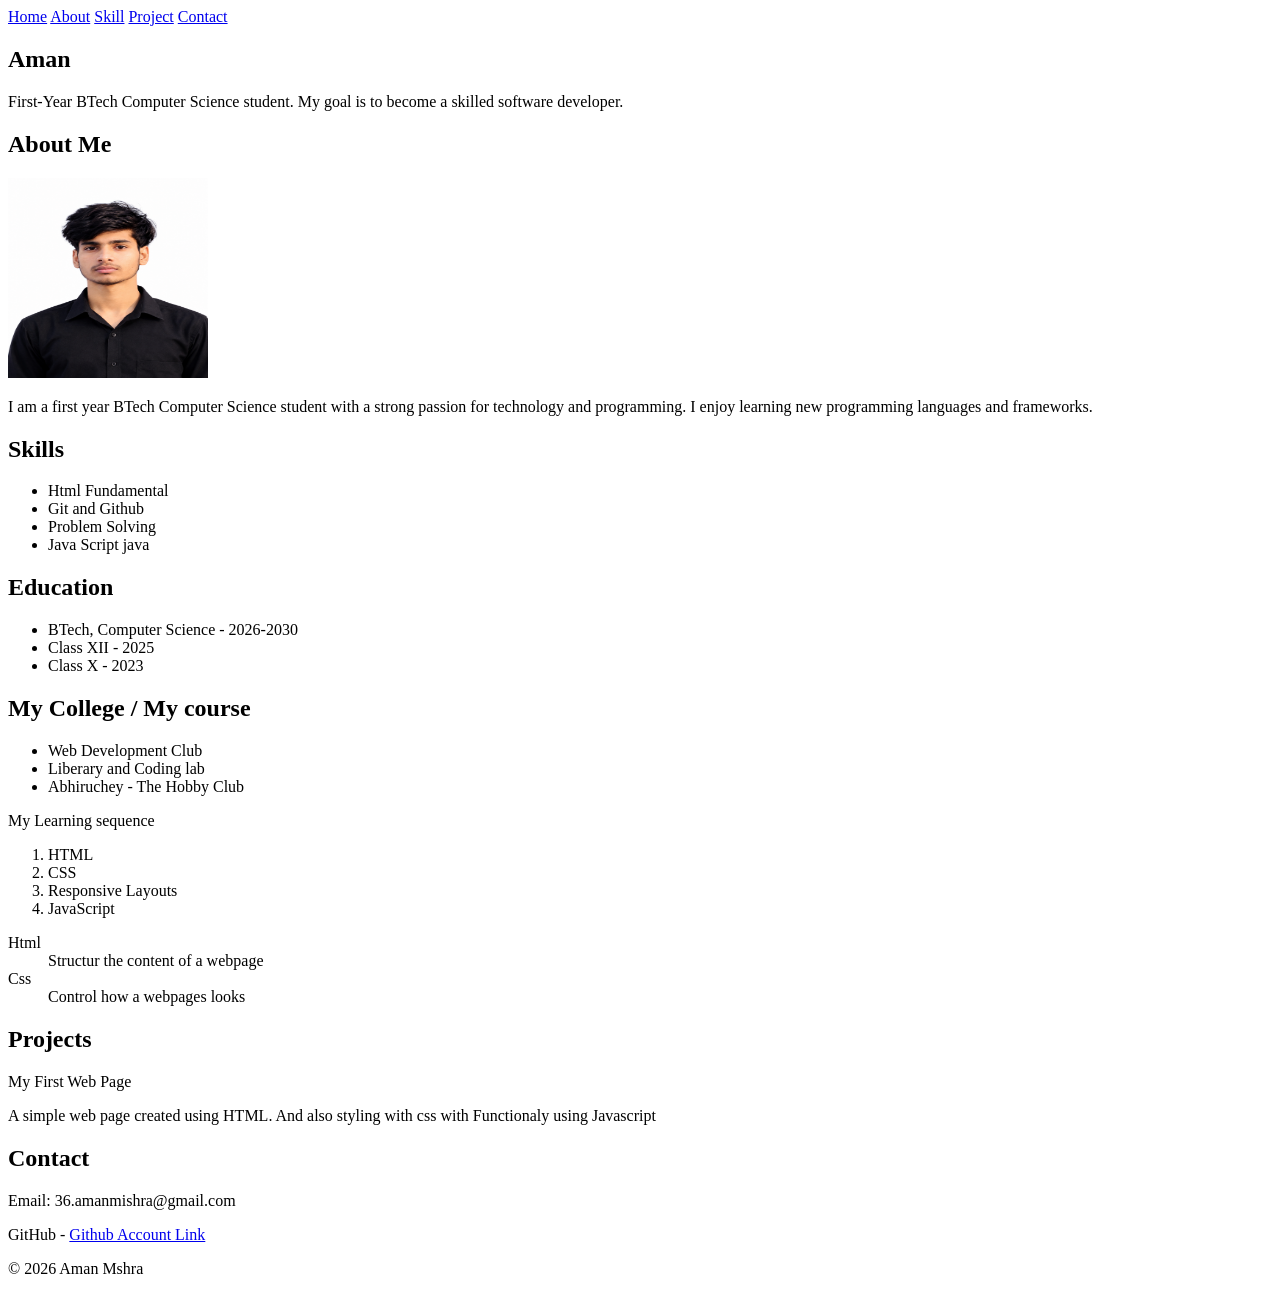
<file: Assignment1/portfolio.html>
<!doctype html>
<html lang="en">
  <head>
    <meta charset="UTF-8" />
    <meta name="viewport" content="width=device-width, initial-scale=1.0" />
    <title>Aman's Portfolio</title>
    <meta
      name="description"
      content="Explore the portfolio of Aman mishra, 
     a passionate B.Tech Computer Science student and aspiring web developer.
     Discover my skills, projects, and journey in web development, Java, HTML, CSS, and JavaScript."
    />
    <!-- <link rel="stylesheet" href="/Assignment4/portfolio.css" /> -->
    
  </head>
  <body>
    <nav>
      <a href="#Home">Home</a>
      <a href="#About">About</a>
      <a href="#Skill">Skill</a>
      <a href="#Project">Project</a>
      <a href="#Contact">Contact</a>
    </nav>
    <section id="Home">
      <header>
        <h1>Aman</h1>
        <p>
          First-Year BTech Computer Science student. My goal is to become a
          skilled software developer.
        </p>
      </header>
    </section>

    <main>
      <section id="About">
        <h2>About Me</h2>
        <img
          src="/Assignment1/image.png"
          alt="Profile photo of Aman " width="200" height="200"
        />
        <p>
          I am a first year BTech Computer Science student with a strong passion
          for technology and programming. I enjoy learning new programming
          languages and frameworks.
        </p>
      </section>

      <!-- Skills -->
      <section id="Skill">
        <h2>Skills</h2>
        <ul>
          <li>Html Fundamental</li>
          <li>Git and Github</li>
          <li>Problem Solving</li>
          <li>Java Script java </li>
        </ul>
      </section>

      <!-- Education -->
      <h2>Education</h2>
      <ul>
        <li>BTech, Computer Science - 2026-2030</li>
        <li>Class XII - 2025</li>
        <li>Class X - 2023</li>
      </ul>

      <h2>My College / My course</h2>
      <ul>
        <li>Web Development Club</li>
        <li>Liberary and Coding lab</li>
        <li>Abhiruchey - The Hobby Club</li>
      </ul>
      <p>My Learning sequence</p>
      <ol type="number">
        <li>HTML</li>
        <li>CSS</li>
        <li>Responsive Layouts</li>
        <li>JavaScript</li>
      </ol>
      <dl>
        <dt>Html</dt>
        <dd>Structur the content of a webpage</dd>
        <dt>Css</dt>
        <dd>Control how a webpages looks</dd>
      </dl>

      <!-- Projects -->
      <section id="Project">
        <h2>Projects</h2>
        <p>My First Web Page</p>
        <p>
          A simple web page created using HTML. And also styling with css with
          Functionaly using Javascript
        </p>
      </section>

      <!-- Contact -->
      <section id="Contact">
        <h2>Contact</h2>
        <p>Email: 36.amanmishra@gmail.com



        </p>
        <p>
          GitHub -
          <a href="https://github.com/AmanCodes-pro
          "> Github Account Link </a>
        </p>
      </section>
    </main>

    <footer>
      <p>&copy; <time datetime="2026">2026</time> Aman Mshra</p>
    </footer>
  </body>
</html>
</file>
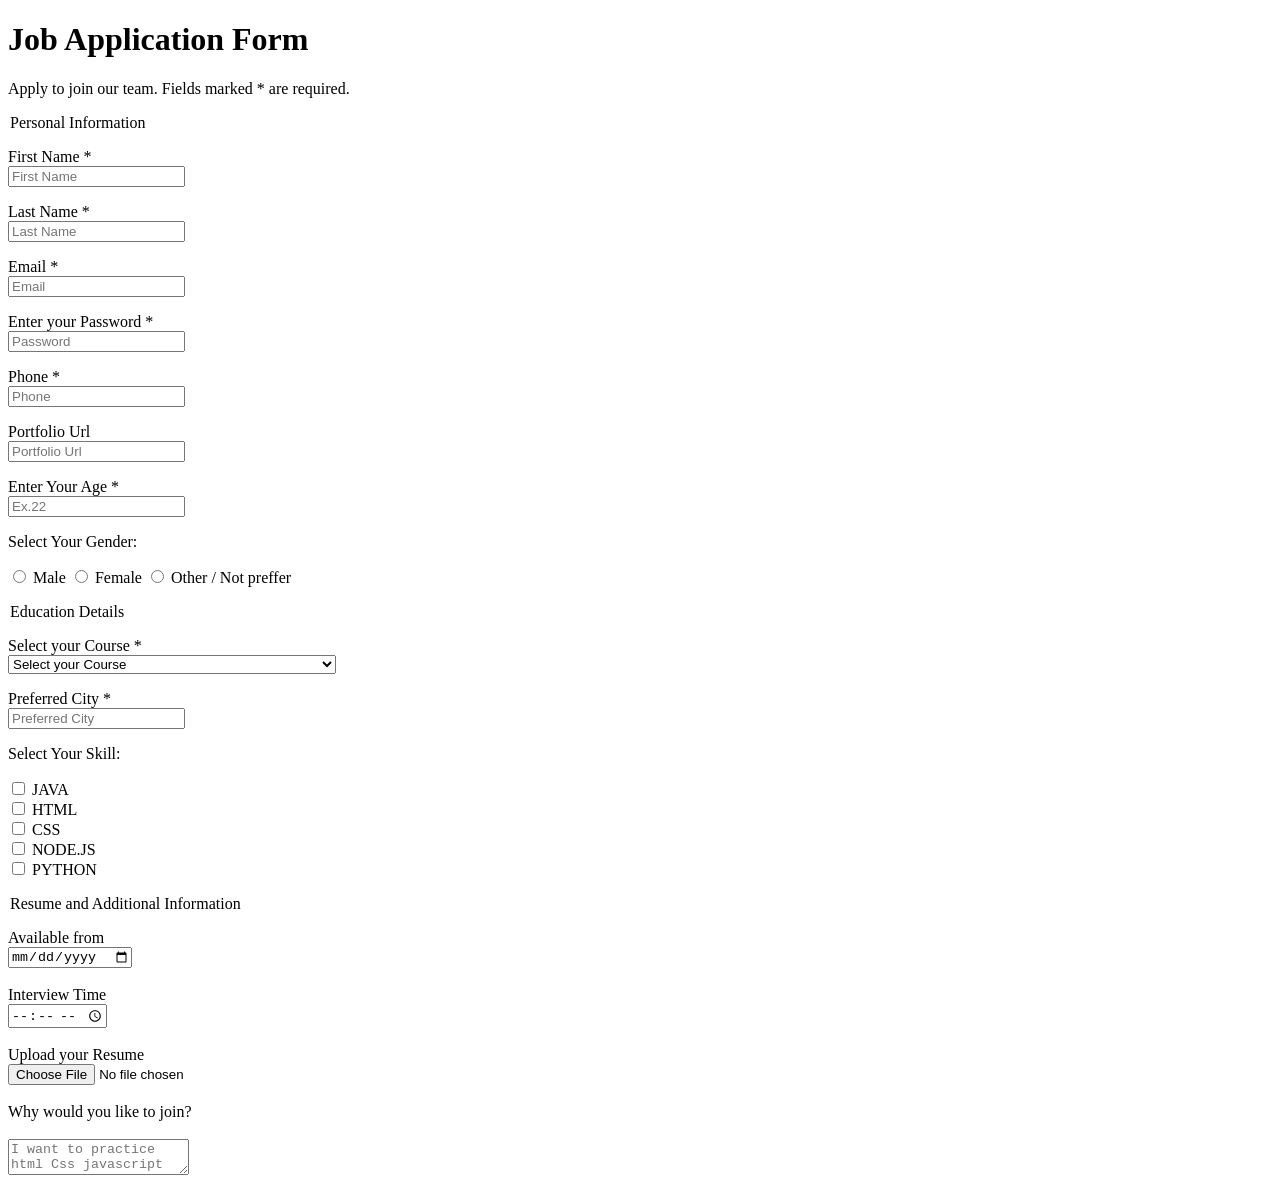
<file: Assignment2/form.html>
<!DOCTYPE html>
<html lang="en">

<head>
    <meta charset="UTF-8">
    <meta name="viewport" content="width=device-width, initial-scale=1.0">
    <title>Careers | Job Application</title>

</head>

<body>
    <main>
        <header>
            <h1>Job Application Form</h1>
            <p class="intro">Apply to join our team. Fields marked <span aria-hidden="true">*</span> are required.</p>
        </header>
        <form action="#" method="post" enctype="multipart/form-data">
            <legend>Personal Information</legend>
            <p>
                <label for="fname">First Name *</label><br>
                <input type="text" id="fname" placeholder="First Name" name="fname" required>
            </p>
            <p>
                <label for="lname">Last Name *</label><br>
                <input type="text" id="lname" placeholder="Last Name" name="lname" required>
            </p>
            <p>
                <label for="email">Email *</label><br>
                <input type="email" id="email" placeholder="Email" name="email" required>
            </p>
            <p>
                <label for="password">Enter your Password *</label><br>
                <input type="password" id="password" placeholder="Password" name="password" required>
            </p>
            <p>
                <label for="phone">Phone *</label><br>
                <input type="tel" id="phone" placeholder="Phone" name="phone" required>
            </p>
            <p>
                <label for="portfolio">Portfolio Url</label><br>
                <input type="link" id="portfolio" placeholder="Portfolio Url" name="portfolio">
            </p>
            <p>
                <label for="age">Enter Your Age *</label><br>
                <input type="number" id="age" placeholder="Ex.22" name="age" required>
            </p>
            <p>
            <p> Select Your Gender:</p>
            <input type="radio" id="maleGender" name="gender" value="maleGender">
            <label for="maleGender"> Male </label>
            <input type="radio" id="femaleGender" name="gender" value="femaleGender" />
            <label for="femaleGender"> Female</label>
            <input type="radio" id="otherGender" name="gender" value="otherGender">
            <label for="otherGender"> Other / Not preffer </label>
            </p>
            <legend> Education Details</legend>
            <p>
                <label for="course">Select your Course *</label> <br>
                <select id="course" name="course" required>
                    <option value="disabled selection">Select your Course</option>
                    <option value="B.Tech">B.Tech - Computer Science</option>
                    <option value="M.Tech">M.Tech - Computer Science</option>
                    <option value="B.Techai">B.Tech - Artificial Intelligence and Machine Learning</option>
                    <option value="B.Techcs">B.Tech - Computer Science and Engineering</option>
                    <option value="BCA">BCA</option>
                    <option value="MCA">MCA</option>
                    <option value="BBA">BBA</option>
                    <option value="MBA">MBA</option>
                    <option value="B.Sc">B.Sc</option>
                    <option value="M.Sc">M.Sc</option>
                </select>
            </p>
            <p>
                <label for="city">Preferred City *</label><br>
                <input type="text" id="city" placeholder="Preferred City" name="city" required>
                <!-- <data-list id="city">
                    <option value="Hydrabad">
                    <option value="Bangalore">
                    <option value="Noida">
                    <option value="Mumbai">
                    <option value="Delhi">
                        <option value="Bareilly"
                </data-list> -->

            </p>
            <p>
            <p>Select Your Skill:</p>
            <input type="checkbox" id="java" name="userSkill" value="java">
            <label for="java"> JAVA </label>

            <br>
            <input type="checkbox" id="html" name="userSkill" value="html">
            <label for="html"> HTML </label>

            <br>
            <input type="checkbox" id="css" name="userSkill" value="css">
            <label for="css"> CSS</label>

            <br>
            <input type="checkbox" id="node.js" name="userSkill" value="node.js">
            <label for="node.js"> NODE.JS</label>

            <br>
            <input type="checkbox" id="python" name="userSkill" value="python">
            <label for="python"> PYTHON</label>

            </p>
            <legend> Resume and Additional Information</legend>
            <p>
                <label id="interview" for="interview"> Available from</label><br>
                <input type="date" id="interview" name="interview">
                <br> <br>
                <label for="interviewTime">Interview Time</label><br>
                <input type="time" id="interviewTime" name="interviewTime">
                <br> <br>
                <label for="resume">Upload your Resume </label><br>
                <input type="file" id="resume" name="resume" accept=".pdf,.doc,.docx">
                <br><br>
                <label for="desc">Why would you like to join? </label><br><br>
                <textarea id="desc" name="description"
                    placeholder="I want to practice html Css javascript on real project .."></textarea>


            </p>

        </form>
    </main>
</body>

</html>
</file>
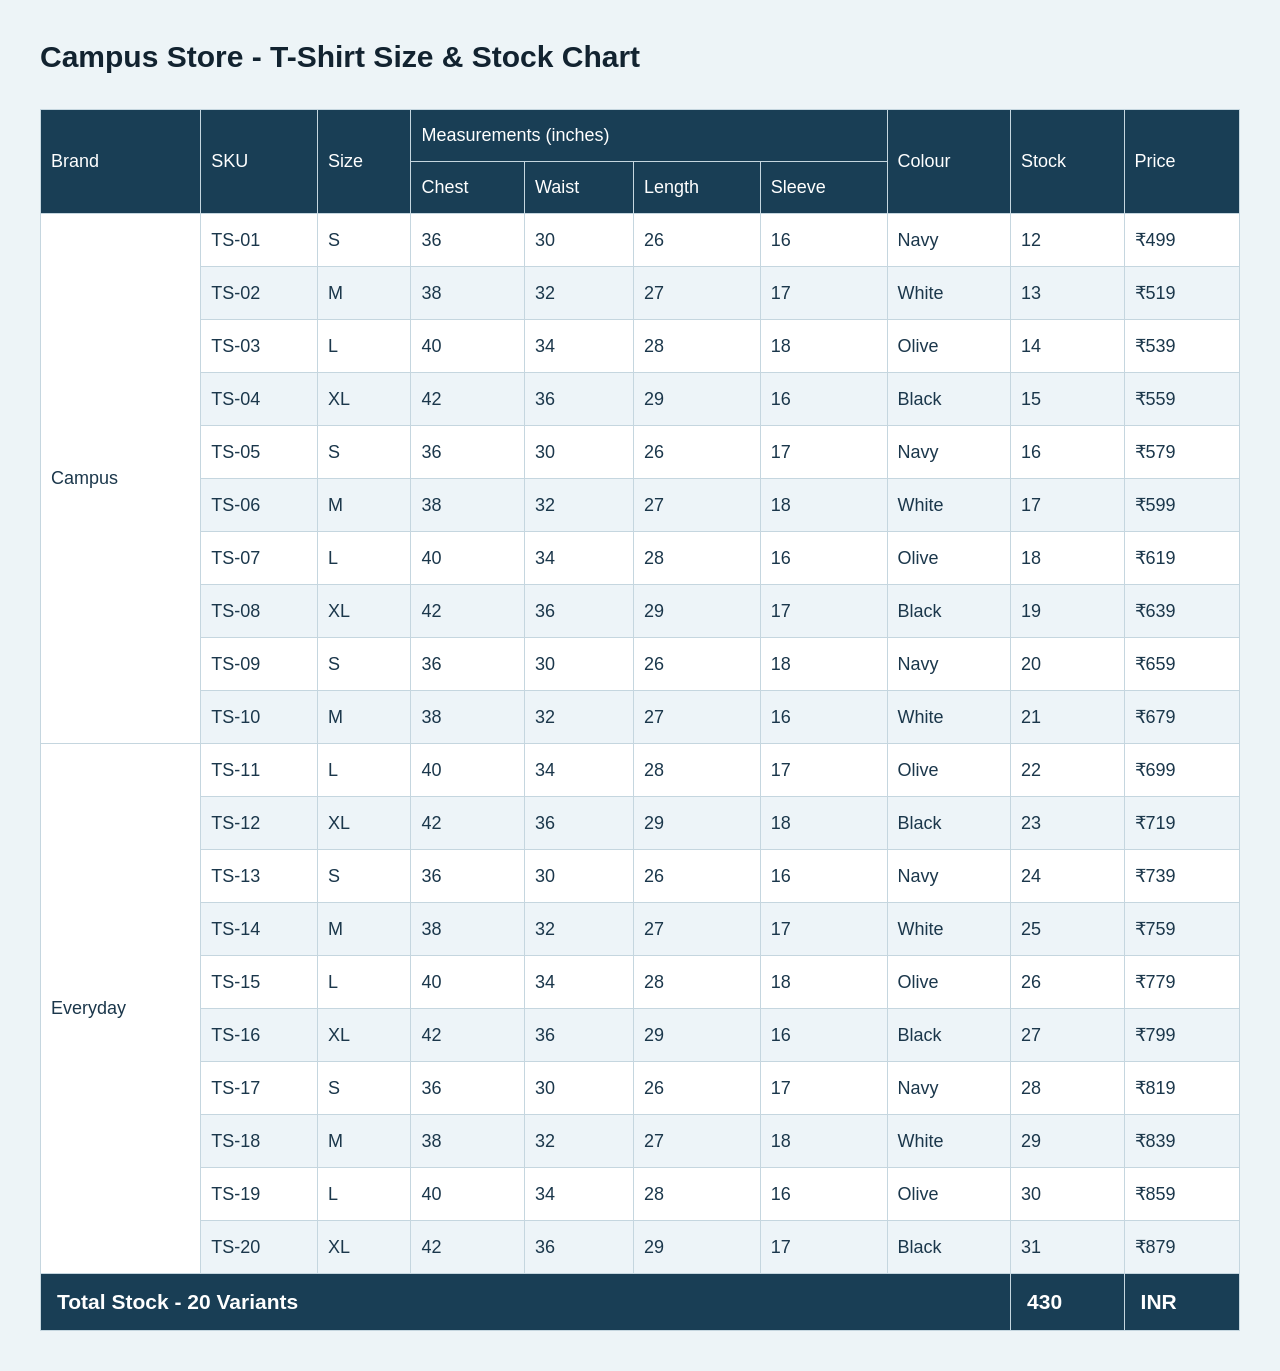
<file: Assignment3/table.html>
<!DOCTYPE html>
<html lang="en">
<head>
    <meta charset="UTF-8">
    <meta name="viewport" content="width=device-width, initial-scale=1.0">
    <title>Campus Store - T-Shirt Stock Chart</title>
    <link rel="stylesheet" href="table.css">
</head>
<body>

    <h1>Campus Store - T-Shirt Size & Stock Chart</h1>
    
<table border="1">
    <thead>
        <tr>
            <th rowspan="2">Brand</th>
            <th rowspan="2">SKU</th>
            <th rowspan="2">Size</th>
            <th colspan="4">Measurements (inches)</th>
            <th rowspan="2">Colour</th>
            <th rowspan="2">Stock</th>
            <th rowspan="2">Price</th>
        </tr>

        <tr>
            <th>Chest</th>
            <th>Waist</th>
            <th>Length</th>
            <th>Sleeve</th>
        </tr>
       

    </thead>
    
<tbody>

    <tr>
        <td rowspan="10">Campus</td>
        <td>TS-01</td><td>S</td>
        <td>36</td><td>30</td><td>26</td><td>16</td>
        <td>Navy</td><td>12</td><td>₹499</td>
    </tr>

    <tr>
        <td>TS-02</td><td>M</td>
        <td>38</td><td>32</td><td>27</td><td>17</td>
        <td>White</td><td>13</td><td>₹519</td>
    </tr>

    <tr>
        <td>TS-03</td><td>L</td>
        <td>40</td><td>34</td><td>28</td><td>18</td>
        <td>Olive</td><td>14</td><td>₹539</td>
    </tr>

    <tr>
        <td>TS-04</td><td>XL</td>
        <td>42</td><td>36</td><td>29</td><td>16</td>
        <td>Black</td><td>15</td><td>₹559</td>
    </tr>

    <tr>
        <td>TS-05</td><td>S</td>
        <td>36</td><td>30</td><td>26</td><td>17</td>
        <td>Navy</td><td>16</td><td>₹579</td>
    </tr>

    <tr>
        <td>TS-06</td><td>M</td>
        <td>38</td><td>32</td><td>27</td><td>18</td>
        <td>White</td><td>17</td><td>₹599</td>
    </tr>

    <tr>
        <td>TS-07</td><td>L</td>
        <td>40</td><td>34</td><td>28</td><td>16</td>
        <td>Olive</td><td>18</td><td>₹619</td>
    </tr>

    <tr>
        <td>TS-08</td><td>XL</td>
        <td>42</td><td>36</td><td>29</td><td>17</td>
        <td>Black</td><td>19</td><td>₹639</td>
    </tr>

    <tr>
        <td>TS-09</td><td>S</td>
        <td>36</td><td>30</td><td>26</td><td>18</td>
        <td>Navy</td><td>20</td><td>₹659</td>
    </tr>

    <tr>
        <td>TS-10</td><td>M</td>
        <td>38</td><td>32</td><td>27</td><td>16</td>
        <td>White</td><td>21</td><td>₹679</td>
    </tr>

    <tr>
        <td rowspan="10">Everyday</td>
        <td>TS-11</td><td>L</td>
        <td>40</td><td>34</td><td>28</td><td>17</td>
        <td>Olive</td><td>22</td><td>₹699</td>
    </tr>

    <tr>
        <td>TS-12</td><td>XL</td>
        <td>42</td><td>36</td><td>29</td><td>18</td>
        <td>Black</td><td>23</td><td>₹719</td>
    </tr>

    <tr>
        <td>TS-13</td><td>S</td>
        <td>36</td><td>30</td><td>26</td><td>16</td>
        <td>Navy</td><td>24</td><td>₹739</td>
    </tr>

    <tr>
        <td>TS-14</td><td>M</td>
        <td>38</td><td>32</td><td>27</td><td>17</td>
        <td>White</td><td>25</td><td>₹759</td>
    </tr>

    <tr>
        <td>TS-15</td><td>L</td>
        <td>40</td><td>34</td><td>28</td><td>18</td>
        <td>Olive</td><td>26</td><td>₹779</td>
    </tr>

    <tr>
        <td>TS-16</td><td>XL</td>
        <td>42</td><td>36</td><td>29</td><td>16</td>
        <td>Black</td><td>27</td><td>₹799</td>
    </tr>

    <tr>
        <td>TS-17</td><td>S</td>
        <td>36</td><td>30</td><td>26</td><td>17</td>
        <td>Navy</td><td>28</td><td>₹819</td>
    </tr>

    <tr>
        <td>TS-18</td><td>M</td>
        <td>38</td><td>32</td><td>27</td><td>18</td>
        <td>White</td><td>29</td><td>₹839</td>
    </tr>

    <tr>
        <td>TS-19</td><td>L</td>
        <td>40</td><td>34</td><td>28</td><td>16</td>
        <td>Olive</td><td>30</td><td>₹859</td>
    </tr>

    <tr>
        <td>TS-20</td><td>XL</td>
        <td>42</td><td>36</td><td>29</td><td>17</td>
        <td>Black</td><td>31</td><td>₹879</td>
    </tr>

</tbody>
<tfoot>
    <tr>
        <th colspan="8">Total Stock - 20 Variants</th>
        <th>430</th>
        <th>INR</th>
    </tr>
</tfoot>


</table>


</body>
</html>
</file>
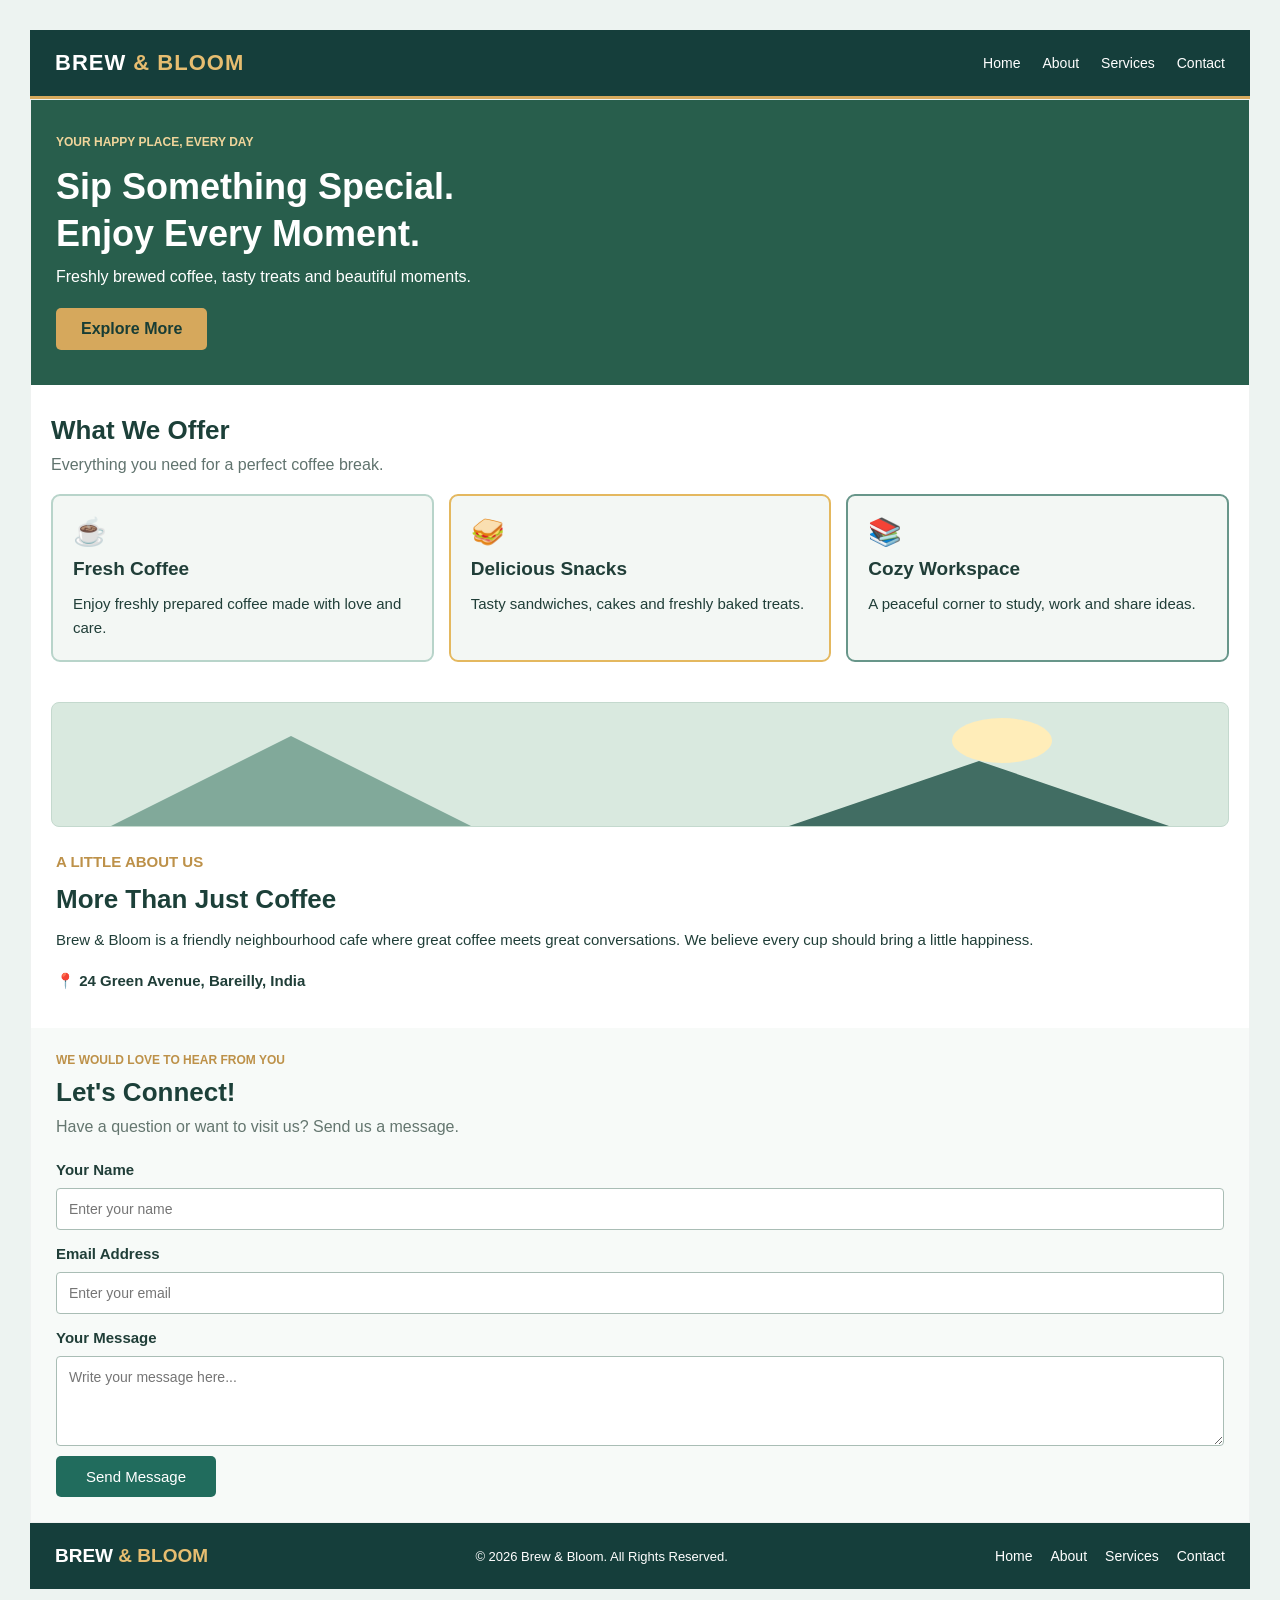
<file: Assignment5/leafbean.html>
<!DOCTYPE html>
<html lang="en">

<head>
    <meta charset="UTF-8">
    <meta name="viewport" content="width=device-width, initial-scale=1.0">

    <meta name="description"
        content="Brew and Bloom Coffee House - Fresh coffee, delicious food and a relaxing place to enjoy.">

    <meta name="keywords" content="coffee shop, cafe, fresh coffee, food, study cafe">

    <meta name="author" content="Himanshu Verma">

    <title>Brew & Bloom | Coffee House</title>

    <link rel="stylesheet" href="leafbean.css">
</head>

<body>

    <!-- Header Section -->
    <header class="header" id="home">

        <div class="logo">
            BREW <span>& BLOOM</span>
        </div>

        <nav class="navbar">
            <a href="#home">Home</a>
            <a href="#about">About</a>
            <a href="#services">Services</a>
            <a href="#contact">Contact</a>
        </nav>

    </header>


    <!-- Hero Section -->
    <main>

        <section class="hero">

            <div class="hero-content">

                <p class="tagline">YOUR HAPPY PLACE, EVERY DAY</p>

                <h1>
                    Sip Something Special.
                    <br>
                    Enjoy Every Moment.
                </h1>

                <p class="hero-text">
                    Freshly brewed coffee, tasty treats
                    and beautiful moments.
                </p>

                <a href="#contact" class="hero-btn">
                    Explore More
                </a>

            </div>

        </section>


        <!-- Services Section -->
        <section class="services" id="services">

            <h2>What We Offer</h2>

            <p class="section-description">
                Everything you need for a perfect coffee break.
            </p>

            <div class="card-container">

                <article class="card card-one">

                    <div class="card-icon">☕</div>

                    <h3>Fresh Coffee</h3>

                    <p>
                        Enjoy freshly prepared coffee
                        made with love and care.
                    </p>

                </article>


                <article class="card card-two">

                    <div class="card-icon">🥪</div>

                    <h3>Delicious Snacks</h3>

                    <p>
                        Tasty sandwiches, cakes
                        and freshly baked treats.
                    </p>

                </article>


                <article class="card card-three">

                    <div class="card-icon">📚</div>

                    <h3>Cozy Workspace</h3>

                    <p>
                        A peaceful corner to study,
                        work and share ideas.
                    </p>

                </article>

            </div>

        </section>


        <!-- About Section -->
        <section class="about" id="about">

            <div class="about-image">

                <div class="sun"></div>
                <div class="mountain mountain-one"></div>
                <div class="mountain mountain-two"></div>

            </div>

            <div class="about-content">

                <p class="small-heading">A LITTLE ABOUT US</p>

                <h2>More Than Just Coffee</h2>

                <p>
                    Brew & Bloom is a friendly neighbourhood
                    cafe where great coffee meets great
                    conversations. We believe every cup
                    should bring a little happiness.
                </p>

                <p class="address">
                    📍 24 Green Avenue, Bareilly, India
                </p>

            </div>

        </section>

        <!-- Contact Section -->
        <section class="contact" id="contact">

            <div class="contact-heading">

                <p class="small-heading">WE WOULD LOVE TO HEAR FROM YOU</p>

                <h2>Let's Connect!</h2>

                <p>
                    Have a question or want to visit us?
                    Send us a message.
                </p>

            </div>


            <form class="contact-form">

                <label for="name">Your Name</label>

                <input type="text" id="name" name="name" placeholder="Enter your name" required>


                <label for="email">Email Address</label>

                <input type="email" id="email" name="email" placeholder="Enter your email" required>


                <label for="message">Your Message</label>

                <textarea id="message" name="message" rows="4" placeholder="Write your message here..."
                    required></textarea>


                <button type="submit">
                    Send Message
                </button>

            </form>

        </section>

    </main>


    <!-- Footer Section -->
    <footer class="footer">

        <div class="footer-logo">
            BREW <span>& BLOOM</span>
        </div>

        <p>
            © 2026 Brew & Bloom. All Rights Reserved.
        </p>

        <nav class="footer-nav">
            <a href="#home">Home</a>
            <a href="#about">About</a>
            <a href="#services">Services</a>
            <a href="#contact">Contact</a>
        </nav>

    </footer>






</body>

</html>
</file>
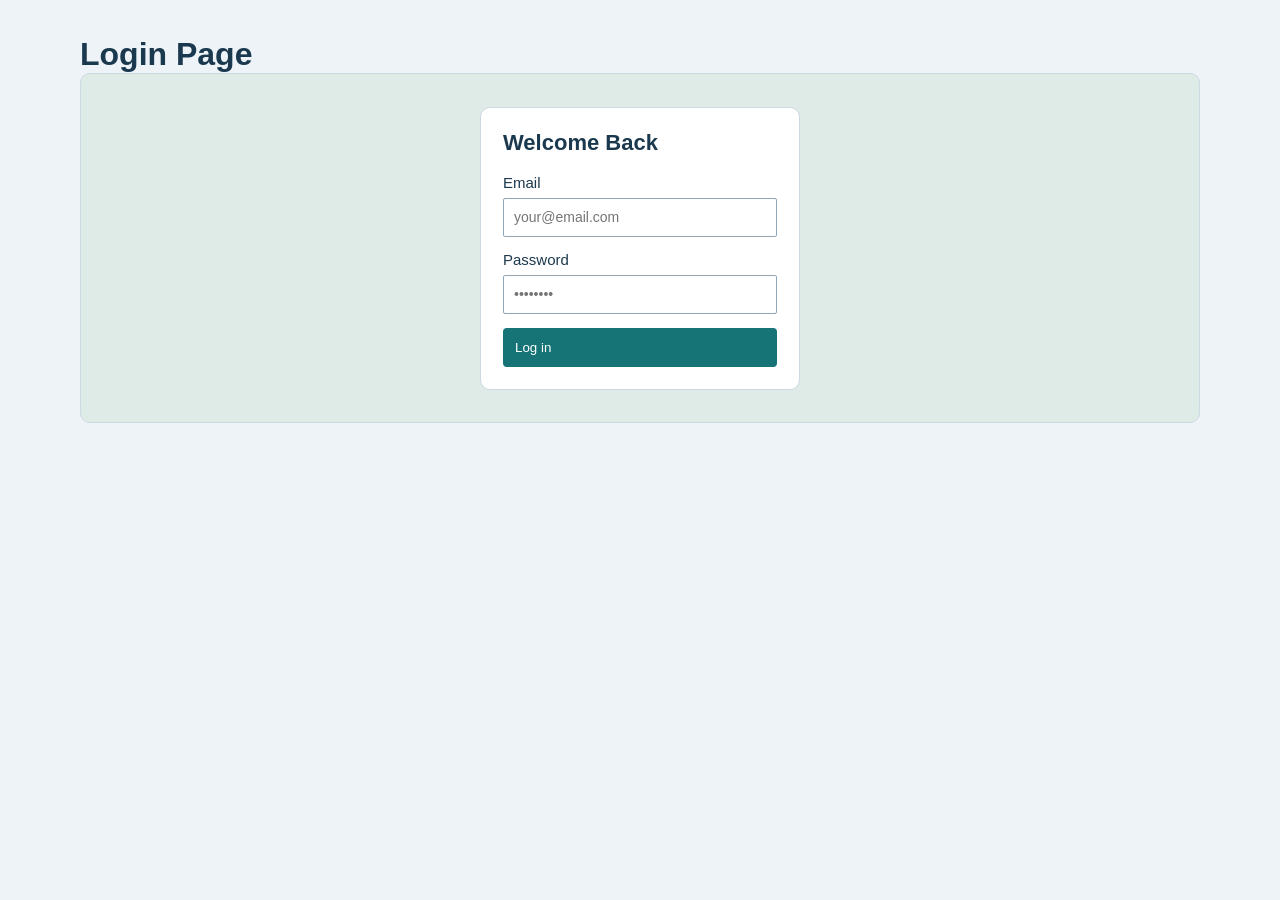
<file: Assignment6/login.html>
<!DOCTYPE html>
<html lang="en">
<head>
    <meta charset="UTF-8">
    <meta name="viewport" content="width=device-width, initial-scale=1.0">
    <title>Login Page</title>
    <link rel="stylesheet" href="login.css">
</head>
<body>

    <main class="page">
        

        <h1>Login Page</h1>

        <section class="login-stage">

            <form class="login-card">
                <h2>Welcome Back</h2>

                <label for="email">Email</label>
                <input type="email" id="email"
                    placeholder="your@email.com" required>

                <label for="password">Password</label>
                <input type="password" id="password"
                    placeholder="••••••••" required>

                <button type="submit">Log in</button>
            </form>

        </section>
    </main>

</body>
</html>
</file>
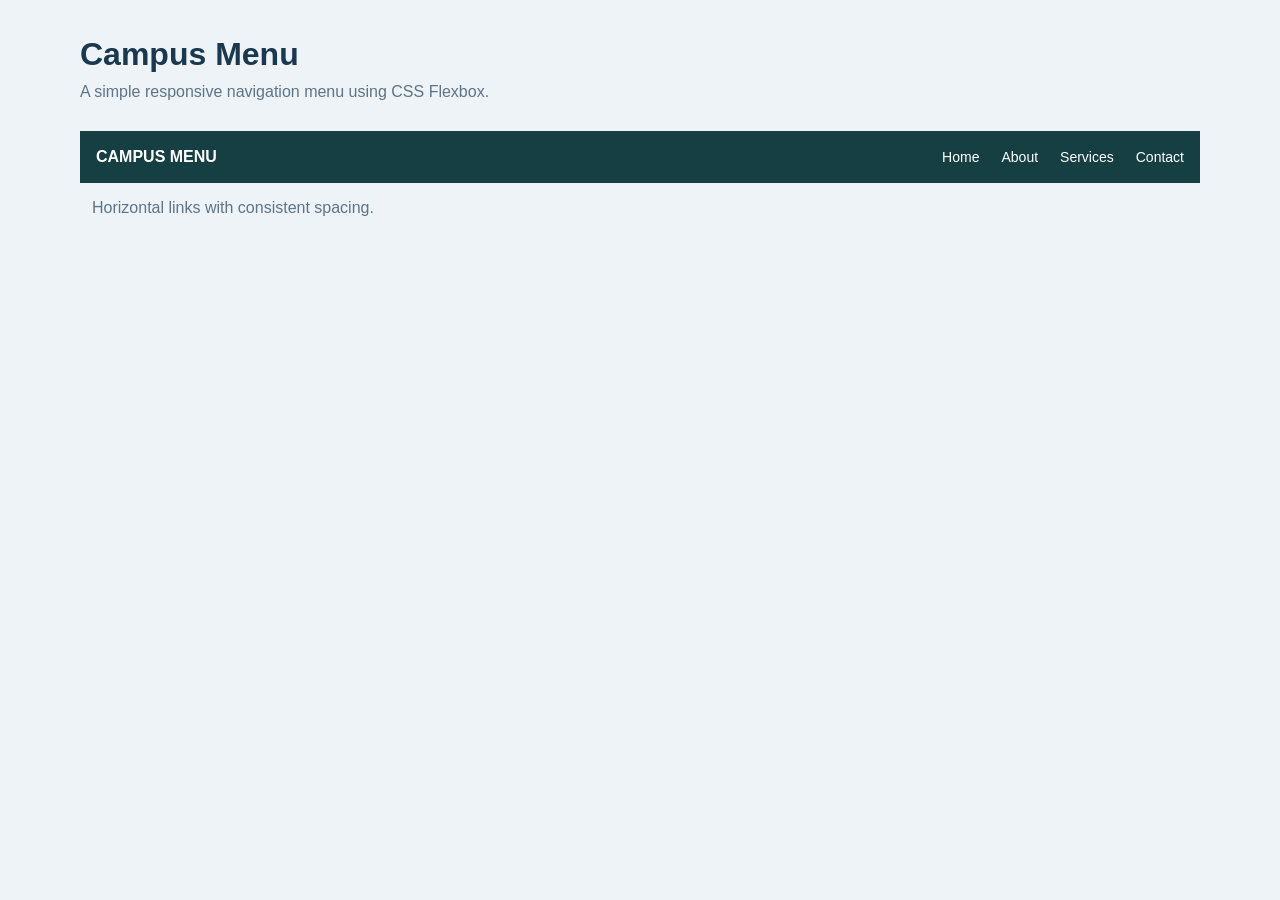
<file: Assignment6/menu.html>
<!DOCTYPE html>
<html lang="en">
<head>
    <meta charset="UTF-8">
    <meta name="viewport" content="width=device-width, initial-scale=1.0">
    <title>Campus Menu</title>
    <link rel="stylesheet" href="menu.css">
</head>
<body>

    <main class="page">
       

        <h1>Campus Menu</h1>
        <p class="subtitle">A simple responsive navigation menu using CSS Flexbox.</p>

        

        <nav class="navbar">
            <a href="#" class="brand">CAMPUS MENU</a>

            <div class="nav-links">
                <a href="#">Home</a>
                <a href="#">About</a>
                <a href="#">Services</a>
                <a href="#">Contact</a>
            </div>
        </nav>

        <p class="note">Horizontal links with consistent spacing.</p>
    </main>

</body>
</html>
</file>
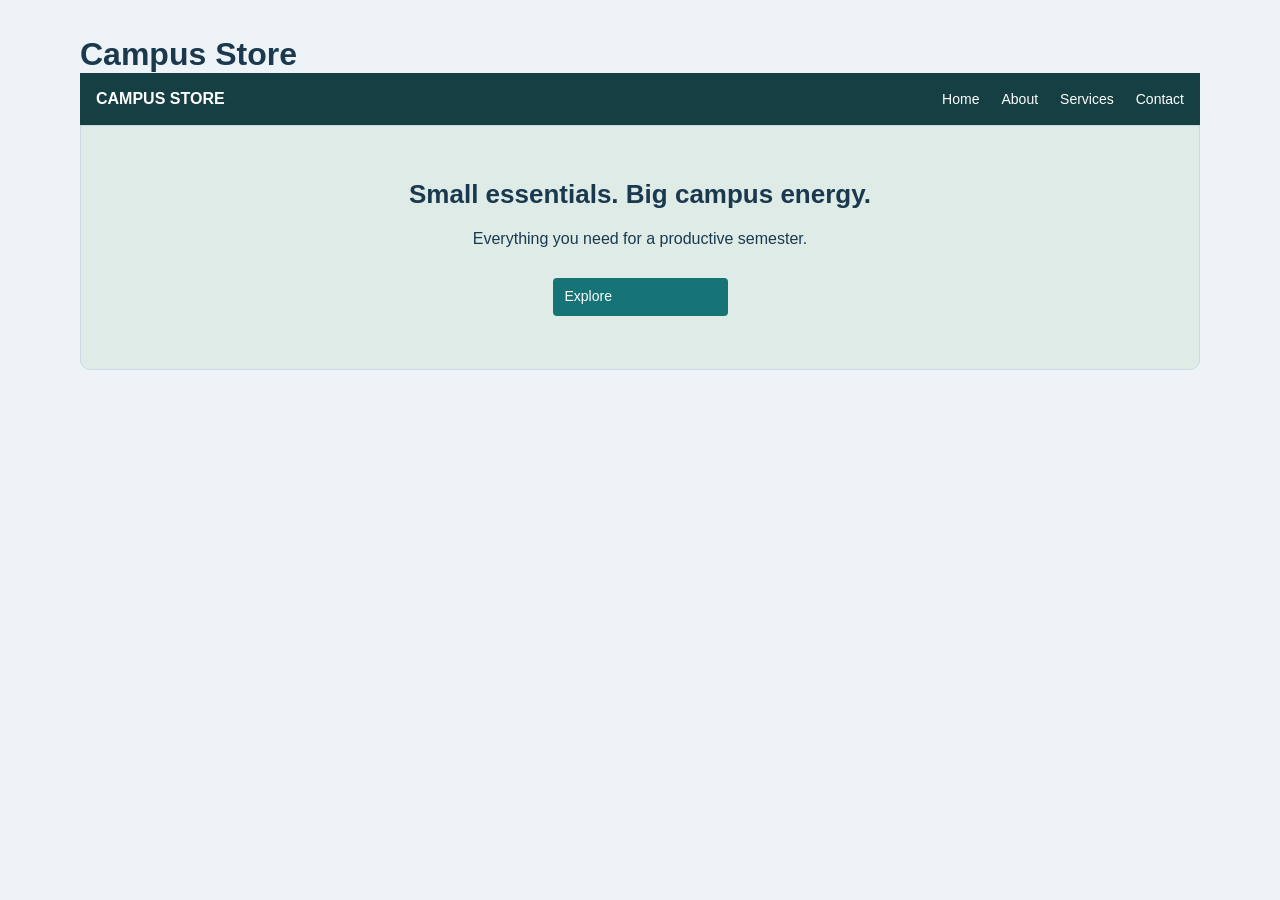
<file: Assignment6/navbar-hero.html>
<!DOCTYPE html>
<html lang="en">
<head>
    <meta charset="UTF-8">
    <meta name="viewport" content="width=device-width, initial-scale=1.0">
    <title>Campus Store</title>
    <link rel="stylesheet" href="navbar-hero.css">
</head>
<body>

    <main class="page">
       

        <h1>Campus Store</h1>

        <nav class="navbar">
            <a href="#" class="brand">CAMPUS STORE</a>

            <div class="nav-links">
                <a href="#">Home</a>
                <a href="#">About</a>
                <a href="#">Services</a>
                <a href="#">Contact</a>
            </div>
        </nav>

        <section class="hero">
            <h2>Small essentials. Big campus energy.</h2>

            <p>
                Everything you need for a productive semester.
            </p>

            <a href="#explore" class="cta">Explore</a>
        </section>

    </main>

</body>
</html>
</file>
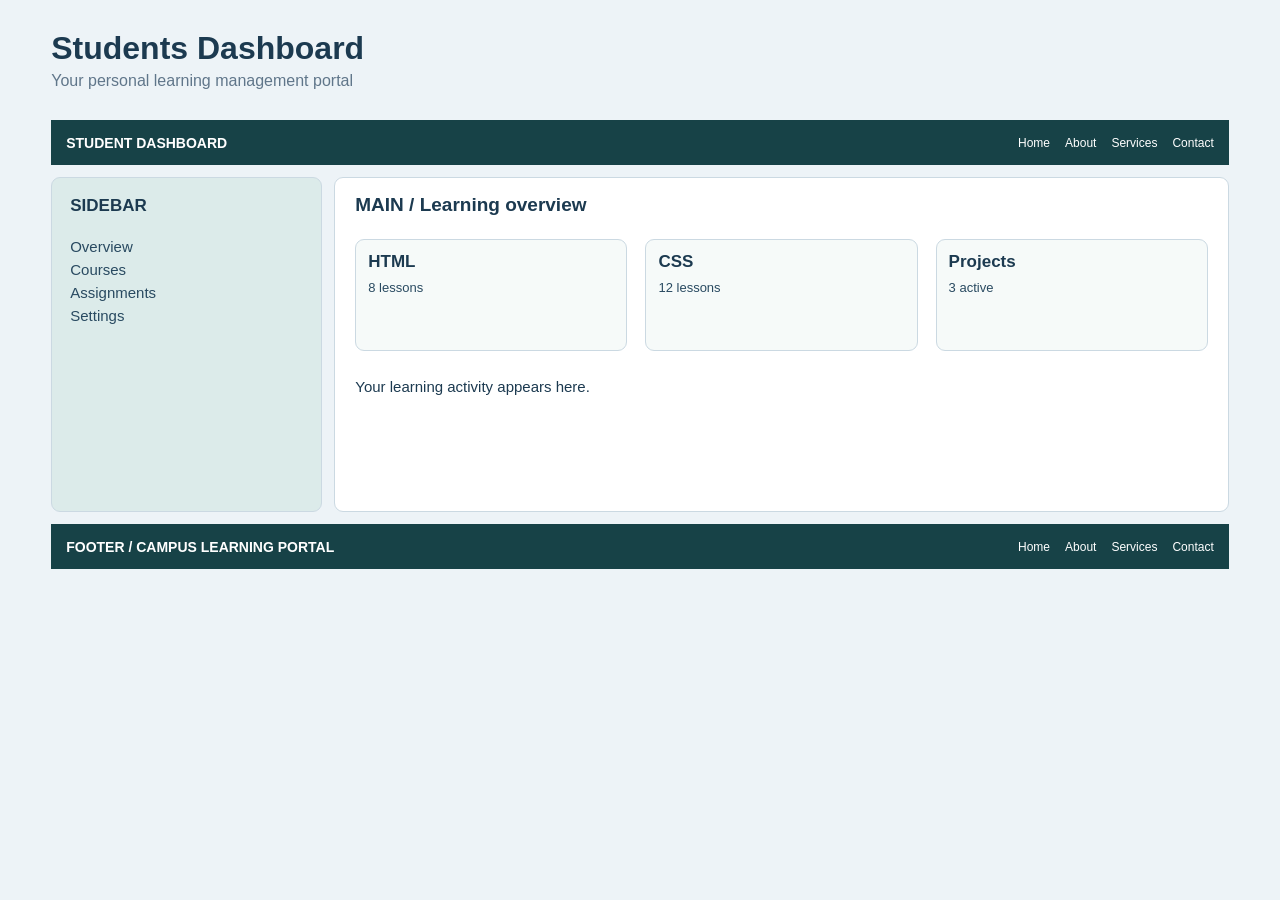
<file: Assignment7/dashboard.html>
<!DOCTYPE html>
<html lang="en">
<head>
    <meta charset="UTF-8">
    <meta name="viewport" content="width=device-width, initial-scale=1.0">
    <title>Students Dashboard</title>
    <link rel="stylesheet" href="dashboard.css">
</head>
<body>

    <div class="container">

        <header class="page-heading">
           
            <h1>Students Dashboard</h1>
            <p class="subtitle">Your personal learning management portal</p>
        </header>

       

        <div class="dashboard">

            <!-- HEADER -->
            <header class="dashboard-header">

                <h2> STUDENT DASHBOARD</h2>

                <nav>
                    <a href="#">Home</a>
                    <a href="#">About</a>
                    <a href="#">Services</a>
                    <a href="#">Contact</a>
                </nav>

            </header>


            <!-- SIDEBAR -->
            <aside class="sidebar">

                <h2>SIDEBAR</h2>

                <ul>
                    <li><a href="#">Overview</a></li>
                    <li><a href="#">Courses</a></li>
                    <li><a href="#">Assignments</a></li>
                    <li><a href="#">Settings</a></li>
                </ul>

            </aside>


            <!-- MAIN CONTENT -->
            <main class="main-content">

                <h2>MAIN / Learning overview</h2>

                <div class="learning-cards">

                    <div class="learning-card">
                        <h3>HTML</h3>
                        <p>8 lessons</p>
                    </div>

                    <div class="learning-card">
                        <h3>CSS</h3>
                        <p>12 lessons</p>
                    </div>

                    <div class="learning-card">
                        <h3>Projects</h3>
                        <p>3 active</p>
                    </div>

                </div>

                <p class="activity-text">
                    Your learning activity appears here.
                </p>

            </main>


            <!-- FOOTER -->
            <footer class="dashboard-footer">

                <h2>FOOTER / CAMPUS LEARNING PORTAL</h2>

                <nav>
                    <a href="#">Home</a>
                    <a href="#">About</a>
                    <a href="#">Services</a>
                    <a href="#">Contact</a>
                </nav>

            </footer>

        </div>


    </div>

</body>
</html>
</file>
<file: Assignment4/portfolio.css>
/* =================================
   1. UNIVERSAL SELECTOR
================================= */

* {
    margin: 0;
    padding: 0;
    box-sizing: border-box;
}



/* =================================
   2. ELEMENT SELECTORS
================================= */

body {
    font-family: Arial, Helvetica, sans-serif;
    background-color: #edf3f7;
    color: #1c394d;
    line-height: 1.6;
}

h1, h2, h3 {
    color: #1c394d;
}

h2 {
    font-size: 30px;
    margin-bottom: 12px;
}

p {
    font-size: 18px;
}

a {
    text-decoration: none;
    color: inherit;
}

ul, ol {
    padding-left: 25px;
    font-size: 18px;
}


#navbar {
    background-color: #153f42;
    color: white;
    padding: 15px 25px;

    display: flex;
    justify-content: space-between;
    align-items: center;
}

#navbar .logo {
    font-size: 22px;
    font-weight: bold;
}

.nav-links {
    display: flex;
    gap: 20px;
}

.nav-links a {
    color: white;
    font-size: 16px;
}

.nav-links a:hover {
    color: #a9d6c4;
}



/* =================================
   4. CLASS SELECTORS - HERO
================================= */

.hero {
    background-color: #dfede6;
    border: 2px solid #d1e0df;
    padding: 45px 35px;

    display: flex;
    justify-content: space-between;
    align-items: center;
    gap: 30px;
}

.hero-content h3 {
    color: #187477;
    font-size: 20px;
    margin-bottom: 15px;
}

.hero-content h1 {
    font-size: 44px;
    line-height: 1.4;
    margin-bottom: 20px;
}

.hero-content p {
    font-size: 20px;
    margin-bottom: 20px;
}

.btn {
    display: inline-block;
    background-color: #187477;
    color: white;
    padding: 10px 20px;
    border-radius: 5px;
    font-size: 18px;
}

.btn:hover {
    background-color: #115658;
}


/* =================================
   5. PROFILE IMAGE
================================= */

.profile img {
    width: 180px;
    height: 210px;
    object-fit: cover;
    border-radius: 10px;
    border: 2px solid #cbdcdb;
}


/* =================================
   6. MAIN CONTAINER
================================= */

.container {
    padding: 35px;
    max-width: 1400px;
    margin: auto;
}

.container section {
    margin-bottom: 35px;
}


/* =================================
   7. SKILLS SECTION
================================= */

.skills-list {
    display: flex;
    flex-wrap: wrap;
    gap: 30px;
    list-style: none;
    padding: 0;
}

.skills-list li {
    font-size: 19px;
}


/* =================================
   8. PROJECT SECTION
================================= */

.project-container {
    display: grid;
    grid-template-columns: repeat(2, 1fr);
    gap: 30px;
    margin-top: 20px;
}

.project-card {
    background-color: white;
    border: 2px solid #d1dfe8;
    border-radius: 12px;
    padding: 16px;
    overflow: hidden;
}

.project-card img {
    width: 100%;
    height: 140px;
    object-fit: cover;
    border-radius: 7px;
}

.project-content {
    padding: 10px 5px;
}

.project-content h3 {
    font-size: 25px;
    margin-bottom: 10px;
}

.project-content p {
    font-size: 18px;
}


/* =================================
   9. CONTACT SECTION
================================= */

#Contact {
    padding: 15px 0;
}

#Contact a {
    color: #187477;
    font-weight: bold;
}

#Contact a:hover {
    text-decoration: underline;
}


/* =================================
   10. FOOTER
================================= */

#footer {
    background-color: #153f42;
    color: white;
    padding: 18px 25px;
    margin: 15px;

    display: flex;
    justify-content: space-between;
    align-items: center;
}

#footer p {
    font-size: 20px;
    font-weight: bold;
}

.footer-links {
    display: flex;
    gap: 20px;
}

.footer-links a {
    color: white;
}


/* =================================
   11. RESPONSIVE DESIGN
================================= */

@media (max-width: 768px) {

    #navbar {
        flex-direction: column;
        gap: 15px;
    }

    .nav-links {
        flex-wrap: wrap;
        justify-content: center;
    }

    .hero {
        flex-direction: column-reverse;
        text-align: center;
    }

    .hero-content h1 {
        font-size: 32px;
    }

    .project-container {
        grid-template-columns: 1fr;
    }

    .skills-list {
        gap: 15px;
    }

    #footer {
        flex-direction: column;
        gap: 15px;
        text-align: center;
    }

    .footer-links {
        flex-wrap: wrap;
        justify-content: center;
    }

}
</file>
<file: Assignment3/table.css>
/* Stage 1: Basic Page Styling */

* {
    margin: 0;
    padding: 0;
    box-sizing: border-box;
}

body {
    font-family: Arial, Helvetica, sans-serif;
    background-color: #edf4f7;
    color: #1b374b;
    padding: 40px;
}

h1 {
    font-size: 30px;
    margin-bottom: 35px;
    color: #122330;
}


/* Stage 2: Table Styling */

.table-container {
    width: 100%;
    overflow-x: auto;
}

table {
    width: 100%;
    min-width: 950px;
    border-collapse: collapse;
    background-color: white;
}

th, td {
    border: 1px solid #c5d6df;
    padding: 15px 10px;
    text-align: left;
    font-size: 18px;
}


/* Stage 3: Header and Table Rows */

thead th {
    background-color: #193e55;
    color: white;
    font-weight: normal;
}

tbody tr:nth-child(even) {
    background-color: #edf4f8;
}

tbody tr:nth-child(odd) {
    background-color: #ffffff;
}

tbody tr:hover {
    background-color: #dcebef;
}

.brand {
    background-color: #dcebea;
    font-weight: bold;
    vertical-align: middle;
}


/* Stage 4: Footer and Responsive Design */

tfoot {
    background-color: #193e55;
    color: white;
    font-weight: bold;
}

tfoot td,
tfoot th {
    padding: 16px;
    font-size: 21px;
}



@media screen and (max-width: 768px) {

    body {
        padding: 15px;
    }

    h1 {
        font-size: 23px;
    }

    th, td {
        padding: 12px 8px;
        font-size: 15px;
    }

}
</file>
<file: Assignment5/leafbean.css>
/* Universal Selector */
* {
    margin: 0;
    padding: 0;
    box-sizing: border-box;
    font-family: Arial, Helvetica, sans-serif;
}

body {
    background-color: #edf3f1;
    color: #203e38;
    padding: 30px;
}

/* Main Website Container */
main {
    background-color: white;
    border: 1px solid #eff2f1;
}

/* Header */
.header {
    background-color: #153e3b;
    color: white;
    padding: 20px 25px;
    display: flex;
    justify-content: space-between;
    align-items: center;

    border-bottom: 3px solid #d6a85c;
}

.logo {
    font-size: 22px;
    font-weight: bold;
    letter-spacing: 1px;
}

.logo span,
.footer-logo span {
    color: #e6bd70;
}

.navbar {
    display: flex;
    gap: 22px;
}

.navbar a,
.footer-nav a {
    color: white;
    text-decoration: none;
    font-size: 14px;
    transition: 0.3s;
}

.navbar a:hover,
.footer-nav a:hover {
    color: #e6bd70;
}

/* Hero Section */
.hero {
    min-height: 260px;
    background-color: #285e4c;
    color: white;

    padding: 35px 25px;

    position: relative;
    overflow: hidden;
}

.hero-content {
    position: relative;
    z-index: 2;
}

.tagline {
    color: #f0d59b;
    font-size: 12px;
    font-weight: bold;
    margin-bottom: 15px;
}

.hero h1 {
    font-size: 36px;
    line-height: 1.3;
    margin-bottom: 10px;
}

.hero-text {
    font-size: 16px;
    margin-bottom: 22px;
}

.hero-btn {
    display: inline-block;
    background-color: #d6a85c;
    color: #183d35;

    padding: 12px 25px;
    border-radius: 5px;

    text-decoration: none;
    font-weight: bold;
    transition: 0.3s;
}

.hero-btn:hover {
    background-color: white;
    transform: translateY(-3px);
}


/* Services Section */
.services {
    padding: 30px 20px;
}

.services h2,
.about h2,
.contact h2 {
    font-size: 26px;
    margin-bottom: 10px;
    color: #1c4039;
}

.section-description {
    color: #60736e;
    margin-bottom: 20px;
}

/* Cards */
.card-container {
    display: flex;
    gap: 15px;
}

.card {
    flex: 1;
    min-height: 165px;

    padding: 20px;

    background-color: #f3f7f4;
    border-radius: 9px;

    transition: 0.3s;
}

.card:hover {
    transform: translateY(-5px);
    box-shadow: 0 8px 18px rgba(0,0,0,0.10);
}

.card-one {
    border: 2px solid #b8d4ca;
}

.card-two {
    border: 2px solid #e4b85f;
}

.card-three {
    border: 2px solid #68968a;
}

.card-icon {
    font-size: 27px;
    margin-bottom: 10px;
}

.card h3 {
    font-size: 19px;
    margin-bottom: 12px;
}

.card p {
    font-size: 15px;
    line-height: 1.6;
}

/* About Section */
.about {
    padding: 10px 20px 30px;
}

.about-image {
    height: 125px;
    background-color: #d9e9df;

    position: relative;
    overflow: hidden;

    border-radius: 8px;
    border: 1px solid #c4d9ce;
}

.sun {
    position: absolute;
    width: 100px;
    height: 45px;
    background-color: #ffedb9;
    border-radius: 50%;

    top: 15px;
    right: 15%;
}

.mountain {
    position: absolute;
    bottom: 0;
    width: 0;
    height: 0;
}

.mountain-one {
    left: 5%;
    border-left: 180px solid transparent;
    border-right: 180px solid transparent;
    border-bottom: 90px solid #81a99a;
}

.mountain-two {
    right: 5%;
    border-left: 190px solid transparent;
    border-right: 190px solid transparent;
    border-bottom: 65px solid #416d63;
}

.about-content {
    padding: 22px 5px 5px;
}

.small-heading {
    color: #bd9149;
    font-size: 12px;
    font-weight: bold;
    margin-bottom: 10px;
}

.about-content h2 {
    margin-bottom: 12px;
}

.about-content p {
    font-size: 15px;
    line-height: 1.7;
}

.address {
    margin-top: 15px;
    font-weight: bold;
}

/* Contact Section */
.contact {
    padding: 25px;
    background-color: #f7faf8;
}

.contact-heading {
    margin-bottom: 20px;
}

.contact-heading p:last-child {
    color: #64766f;
    margin-top: 8px;
}

.contact-form {
    display: flex;
    flex-direction: column;
    gap: 10px;
}

.contact-form label {
    font-size: 15px;
    font-weight: bold;
    margin-top: 5px;
}

.contact-form input,
.contact-form textarea {
    width: 100%;
    padding: 12px;

    border: 1px solid #a9bdb5;
    border-radius: 4px;

    font-size: 14px;
    outline: none;
    background-color: white;
}

.contact-form input:focus,
.contact-form textarea:focus {
    border-color: #286c5c;
    box-shadow: 0 0 4px rgba(40,108,92,0.3);
}

.contact-form textarea {
    resize: vertical;
}

.contact-form button {
    width: 160px;
    padding: 12px;

    border: none;
    border-radius: 5px;

    background-color: #216c5d;
    color: white;

    font-size: 15px;
    cursor: pointer;
    transition: 0.3s;
}

.contact-form button:hover {
    background-color: #153e3b;
}


/* Footer */
.footer {
    background-color: #153e3b;
    color: white;

    padding: 22px 25px;

    display: flex;
    justify-content: space-between;
    align-items: center;

    flex-wrap: wrap;
    gap: 15px;
}

.footer-logo {
    font-size: 19px;
    font-weight: bold;
}

.footer p {
    font-size: 13px;
}

.footer-nav {
    display: flex;
    gap: 18px;
}

/* Responsive Design */
@media (max-width: 700px) {

    body {
        padding: 10px;
    }

    .header {
        flex-direction: column;
        gap: 18px;
    }

    .navbar {
        flex-wrap: wrap;
        justify-content: center;
        gap: 15px;
    }

    .hero h1 {
        font-size: 28px;
    }

    .card-container {
        flex-direction: column;
    }

    .card {
        min-height: 130px;
    }

    .footer {
        flex-direction: column;
        text-align: center;
    }

    .footer-nav {
        flex-wrap: wrap;
        justify-content: center;
    }

    .mountain-one {
        left: -15%;
    }

    .mountain-two {
        right: -15%;
    }
</file>
<file: Assignment6/login.css>
* {
    margin: 0;
    padding: 0;
    box-sizing: border-box;
}

body {
    background: #edf3f6;
    color: #1b394e;
    font-family: Arial, sans-serif;
    padding: 36px;
}

.page {
    max-width: 1120px;
    margin: auto;
}

.eyebrow {
    color: #167477;
    font-size: 14px;
    font-weight: bold;
    margin-bottom: 12px;
}

h1 {
    font-size: 32px;
}

.subtitle {
    color: #5d7488;
    margin: 10px 0 30px;
}

.section-label {
    color: #167477;
    font-size: 15px;
    margin-bottom: 12px;
}

.login-stage {
    min-height: 350px;
    background: #deebe6;
    border: 1px solid #cbd9e2;
    border-radius: 10px;
    padding: 32px 20px;

    display: flex;
    justify-content: center;
    align-items: center;
}

.login-card {
    width: 100%;
    max-width: 320px;
    padding: 22px;
    background: white;
    border: 1px solid #cbd9e2;
    border-radius: 10px;

    display: flex;
    flex-direction: column;
}

.login-card h2 {
    margin-bottom: 18px;
    font-size: 22px;
}

.login-card label {
    margin-bottom: 7px;
    font-size: 15px;
}

.login-card input {
    height: 39px;
    padding: 8px 10px;
    margin-bottom: 14px;
    border: 1px solid #91a8b8;
    border-radius: 2px;
    font-size: 14px;
}

.login-card button {
    height: 39px;
    background: #167477;
    color: white;
    border: none;
    border-radius: 4px;
    cursor: pointer;
    text-align: left;
    padding: 0 12px;
}

.login-card button:hover {
    background: #105e61;
}
</file>
<file: Assignment6/menu.css>
* {
    margin: 0;
    padding: 0;
    box-sizing: border-box;
}

body {
    background: #edf3f6;
    color: #1b394e;
    font-family: Arial, sans-serif;
    padding: 36px;
}

.page {
    max-width: 1120px;
    margin: auto;
}

.eyebrow {
    color: #167477;
    font-size: 14px;
    font-weight: bold;
    margin-bottom: 12px;
}

h1 {
    font-size: 32px;
}

.subtitle {
    color: #5d7488;
    margin: 10px 0 30px;
}

.section-label {
    color: #167477;
    font-size: 15px;
    margin-bottom: 12px;
}

.navbar {
    background: #153f43;
    min-height: 52px;
    padding: 0 16px;

    display: flex;
    align-items: center;
    justify-content: space-between;
}

.brand {
    color: white;
    font-weight: bold;
    text-decoration: none;
}

.nav-links {
    display: flex;
    gap: 22px;
}

.nav-links a {
    color: white;
    font-size: 14px;
    text-decoration: none;
}

.nav-links a:hover {
    color: #b9e5df;
}

.note {
    margin: 16px 12px;
    color: #5d7488;
}
</file>
<file: Assignment6/navbar-hero.css>
* {
    margin: 0;
    padding: 0;
    box-sizing: border-box;
}

body {
    background: #edf3f6;
    color: #1b394e;
    font-family: Arial, sans-serif;
    padding: 36px;
}

.page {
    max-width: 1120px;
    margin: auto;
}

h1 {
    font-size: 32px;
}

.navbar {
    min-height: 52px;
    background: #153f43;
    padding: 0 16px;

    display: flex;
    align-items: center;
    justify-content: space-between;
}

.brand {
    color: white;
    font-weight: bold;
    text-decoration: none;
}

.nav-links {
    display: flex;
    gap: 22px;
}

.nav-links a {
    color: white;
    text-decoration: none;
    font-size: 14px;
}

.hero {
    min-height: 245px;
    background: #deebe6;
    border: 1px solid #cbd9e2;
    border-radius: 0 0 10px 10px;
    padding: 30px 20px;

    display: flex;
    flex-direction: column;
    align-items: center;
    justify-content: center;
    text-align: center;
}

.hero h2 {
    font-size: 26px;
    margin-bottom: 20px;
}

.hero p {
    margin-bottom: 30px;
    font-size: 16px;
}

.cta {
    width: 175px;
    min-height: 38px;
    padding: 10px 12px;
    background: #167477;
    color: white;
    border-radius: 4px;
    text-decoration: none;
    text-align: left;
    font-size: 14px;
}

.cta:hover {
    background: #105e61;
}
</file>
<file: Assignment7/dashboard.css>
* {
    margin: 0;
    padding: 0;
    box-sizing: border-box;
}

body {
    font-family: Arial, sans-serif;
    background: #edf3f7;
    color: #1c3a50;
}

.container {
    width: 92%;
    max-width: 1200px;
    margin: auto;
    padding: 30px 0;
}

/* PAGE HEADING */

.breadcrumb {
    color: #087c80;
    font-size: 14px;
    font-weight: bold;
    margin-bottom: 10px;
}

.page-heading h1 {
    font-size: 32px;
    margin-bottom: 5px;
}

.subtitle {
    color: #60768a;
    margin-bottom: 30px;
}

.section-title {
    color: #087c80;
    font-size: 18px;
    margin-bottom: 18px;
}

/* MAIN DASHBOARD GRID */

.dashboard {
    display: grid;

    grid-template-columns: 1fr 3.3fr;

    grid-template-rows: 45px minmax(335px, auto) 45px;

    grid-template-areas:
        "header header"
        "sidebar main"
        "footer footer";

    gap: 12px;
}

/* HEADER */

.dashboard-header {
    grid-area: header;

    background: #174247;
    color: white;

    display: flex;
    align-items: center;
    justify-content: space-between;

    padding: 0 15px;
}

.dashboard-header h2 {
    font-size: 14px;
}

.dashboard-header nav {
    display: flex;
    gap: 15px;
}

.dashboard-header a {
    text-decoration: none;
    color: white;
    font-size: 12px;
}

.dashboard-header a:hover {
    color: #a8dcd5;
}

/* SIDEBAR */

.sidebar {
    grid-area: sidebar;

    background: #dcebea;
    border: 1px solid #cbd9e2;
    border-radius: 9px;

    padding: 18px;
}

.sidebar h2 {
    font-size: 17px;
    margin-bottom: 22px;
}

.sidebar ul {
    list-style: none;
}

.sidebar li {
    margin-bottom: 5px;
}

.sidebar a {
    text-decoration: none;
    color: #294a61;
    font-size: 15px;
}

.sidebar a:hover {
    color: #087c80;
}

/* MAIN CONTENT */

.main-content {
    grid-area: main;

    background: white;
    border: 1px solid #cbd9e2;
    border-radius: 9px;

    padding: 16px 20px;
}

.main-content > h2 {
    font-size: 19px;
    margin-bottom: 23px;
}

/* LEARNING CARDS */

.learning-cards {
    display: grid;
    grid-template-columns: repeat(3, 1fr);
    gap: 18px;
}

.learning-card {
    background: #f6faf9;
    border: 1px solid #cbd9e2;
    border-radius: 9px;

    min-height: 112px;
    padding: 12px;
}

.learning-card h3 {
    font-size: 17px;
    margin-bottom: 8px;
}

.learning-card p {
    font-size: 13px;
    color: #294a61;
}

/* ACTIVITY */

.activity-text {
    margin-top: 27px;
    font-size: 15px;
}

/* FOOTER */

.dashboard-footer {
    grid-area: footer;

    background: #174247;
    color: white;

    display: flex;
    align-items: center;
    justify-content: space-between;

    padding: 0 15px;
}

.dashboard-footer h2 {
    font-size: 14px;
}

.dashboard-footer nav {
    display: flex;
    gap: 15px;
}

.dashboard-footer a {
    text-decoration: none;
    color: white;
    font-size: 12px;
}

.dashboard-footer a:hover {
    color: #b36319;
}
 
/* PAGE FOOTER */

.page-footer {
    margin-top: 12px;
    color: #60768a;
    font-size: 12px;
}
</file>
